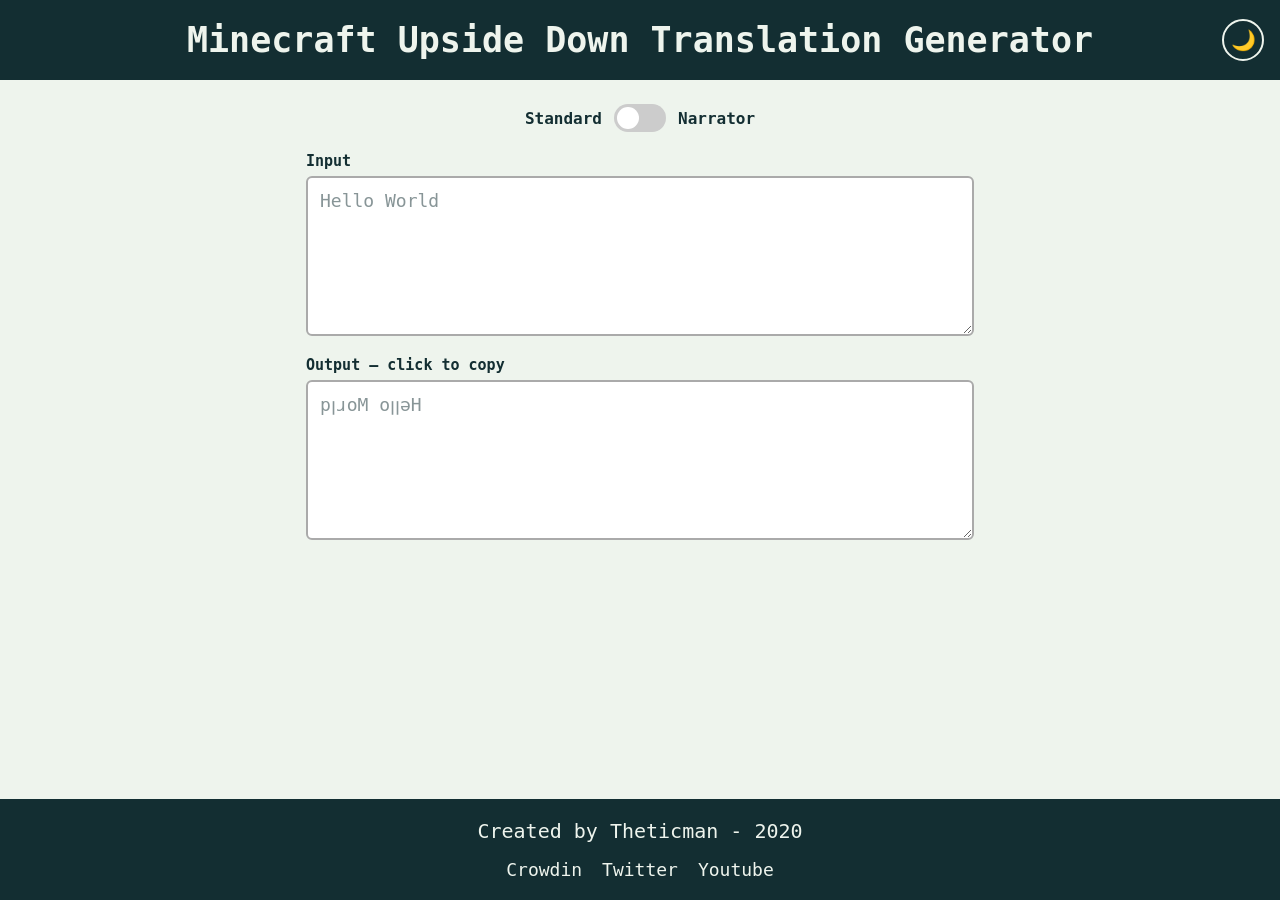
<file: index.html>
<!DOCTYPE html>
<html lang="en">
<head>
	<meta charset="utf-8">
	<meta name="viewport" content="width=device-width, initial-scale=1">
	<title>Minecraft Upside Down Generator</title>
	<link rel="stylesheet" href="css/style.css"/>
	<script>
		// Apply a saved theme before first paint to avoid a flash.
		// No saved value means follow the system preference.
		(function () {
			var saved = localStorage.getItem("theme");
			if (saved === "dark" || saved === "light") {
				document.documentElement.setAttribute("data-theme", saved);
			}
		})();
	</script>
	<script src="js/script.js" defer></script>
</head>
<body>
	<header class="header">
		<h1 class="header__title">Minecraft Upside Down Translation Generator</h1>
		<button id="theme_toggle" class="theme-toggle" type="button" aria-label="Toggle light or dark theme">🌙</button>
	</header>

	<main class="main">
		<div class="mode-toggle">
			<span class="mode-toggle__label">Standard</span>
			<label class="switch">
				<input type="checkbox" id="mode_switch">
				<span class="switch__slider"></span>
			</label>
			<span class="mode-toggle__label">Narrator</span>
		</div>

		<label class="field">
			<span class="field__label">Input</span>
			<textarea id="input_text" class="text_box" placeholder="Hello World"></textarea>
		</label>

		<label class="field">
			<span class="field__label">Output — click to copy</span>
			<textarea id="upside_down_text" class="text_box text_box--output" placeholder="pꞁɹoM oꞁꞁǝH" readonly></textarea>
		</label>
		<span id="tooltip" class="tooltip">Copied!</span>
	</main>

	<footer class="footer">
		<p class="footer__info">Created by Theticman - 2020</p>
		<nav class="footer__contacts">
			<a class="footer__contact" href="https://crowdin.com/profile/theticman" target="_blank" rel="noopener">Crowdin</a>
			<a class="footer__contact" href="https://twitter.com/Theticman30" target="_blank" rel="noopener">Twitter</a>
			<a class="footer__contact" href="https://www.youtube.com/channel/UCdM-8IQn2ysUZoFq8TFR4fQ?view_as=subscriber" target="_blank" rel="noopener">Youtube</a>
		</nav>
	</footer>
</body>
</html>
</file>
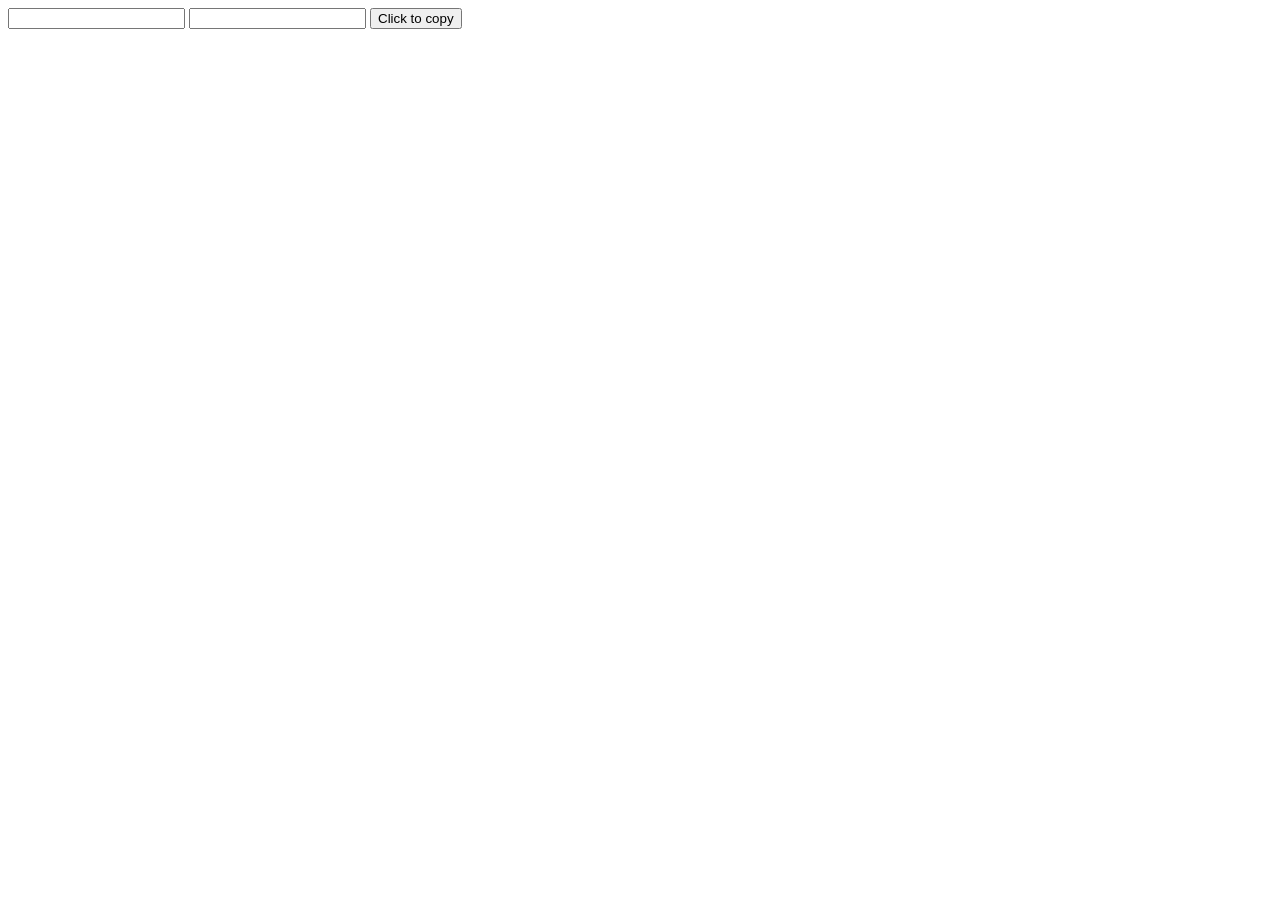
<file: test.html>
<!DOCTYPE html>
<html>
<head>
	<title>Translation Generator</title>
	<script type="text/javascript">
		function copy() {
			var user_name = document.getElementById('user_name').value;
			var final = document.getElementById('final').value = user_name;
		}
	</script>

</head>
<body>
	<input type="text" id="user_name"/>
	<input type="text" id="final"/>
	<button onclick="copy()">Click to copy</button>
</body>
</html>
</file>
<file: css/style.css>
/* ------------------------------------------------------------------ *
 * Theme                                                                *
 * One font for the whole page; colours come from semantic variables   *
 * so light/dark only swap the values below.                           *
 * ------------------------------------------------------------------ */
:root {
    --font: monospace;
    --accent: rgb(83, 162, 190);
    --focus: rgb(255, 200, 87);
    --success: limegreen;
    --radius: 6px;

    /* Light palette (default) */
    --bg: rgb(238, 244, 237);
    --text: rgb(19, 46, 50);
    --surface: #ffffff;
    --surface-text: rgb(19, 46, 50);
    --bar-bg: rgb(19, 46, 50);
    --bar-text: rgb(238, 244, 237);
    --border: #aaa;
    --switch-off: #ccc;
}

/* Dark palette — applied explicitly via the toggle... */
:root[data-theme="dark"] {
    --bg: rgb(15, 23, 25);
    --text: rgb(238, 244, 237);
    --surface: rgb(28, 46, 50);
    --surface-text: rgb(238, 244, 237);
    --bar-bg: rgb(10, 18, 20);
    --bar-text: rgb(238, 244, 237);
    --border: rgb(70, 90, 95);
    --switch-off: rgb(70, 90, 95);
}

/* ...or by following the system when no choice has been made. */
@media (prefers-color-scheme: dark) {
    :root:not([data-theme]) {
        --bg: rgb(15, 23, 25);
        --text: rgb(238, 244, 237);
        --surface: rgb(28, 46, 50);
        --surface-text: rgb(238, 244, 237);
        --bar-bg: rgb(10, 18, 20);
        --bar-text: rgb(238, 244, 237);
        --border: rgb(70, 90, 95);
        --switch-off: rgb(70, 90, 95);
    }
}

* {
    margin: 0;
    padding: 0;
    box-sizing: border-box;
    font-family: var(--font);
}

body {
    min-height: 100vh;
    display: flex;
    flex-direction: column;
    background-color: var(--bg);
    color: var(--text);
}

/* ------------------------------------------------------------------ *
 * Header & footer                                                      *
 * ------------------------------------------------------------------ */
.header {
    position: relative;
    background-color: var(--bar-bg);
    color: var(--bar-text);
    text-align: center;
    padding: 20px 64px;
}

.header__title {
    font-size: clamp(22px, 4vw, 35px);
}

.theme-toggle {
    position: absolute;
    top: 50%;
    right: 16px;
    transform: translateY(-50%);
    background: transparent;
    border: 2px solid var(--bar-text);
    border-radius: 50%;
    color: var(--bar-text);
    width: 42px;
    height: 42px;
    font-size: 20px;
    line-height: 1;
    cursor: pointer;
    transition: background-color .2s, transform .2s;
}

.theme-toggle:hover {
    background-color: rgba(255, 255, 255, 0.12);
}

.theme-toggle:active {
    transform: translateY(-50%) scale(0.92);
}

.footer {
    background-color: var(--bar-bg);
    color: var(--bar-text);
    text-align: center;
    padding: 20px;
    margin-top: auto;
}

.footer__info {
    font-size: 20px;
}

.footer__contacts {
    margin-top: 16px;
    display: flex;
    justify-content: center;
    flex-wrap: wrap;
    gap: 8px 20px;
}

.footer__contact {
    color: var(--bar-text);
    text-decoration: none;
    font-size: 18px;
    transition: color .2s;
}

.footer__contact:hover {
    text-decoration: underline;
}

/* ------------------------------------------------------------------ *
 * Main layout — single responsive column                              *
 * ------------------------------------------------------------------ */
.main {
    width: 100%;
    max-width: 700px;
    margin: 0 auto;
    padding: 24px 16px;
    display: flex;
    flex-direction: column;
    gap: 20px;
}

.field {
    display: flex;
    flex-direction: column;
    gap: 6px;
}

.field__label {
    font-size: 15px;
    font-weight: bold;
}

.text_box {
    width: 100%;
    min-height: 160px;
    border: 2px solid var(--border);
    border-radius: var(--radius);
    outline: none;
    padding: 12px;
    font-size: 18px;
    background-color: var(--surface);
    color: var(--surface-text);
    resize: vertical;
    transition: border-color .2s, box-shadow .2s;
}

.text_box::placeholder {
    color: var(--surface-text);
    opacity: 0.5;
}

.text_box:hover {
    border-color: var(--accent);
    box-shadow: 0 0 8px 0 var(--accent);
}

.text_box:focus {
    border-color: var(--focus);
    box-shadow: 0 0 8px 0 var(--focus);
}

.text_box--output {
    cursor: pointer;
}

.text_box--output:focus {
    border-color: var(--success);
    box-shadow: 0 0 8px 0 var(--success);
}

/* ------------------------------------------------------------------ *
 * Mode toggle switch (Standard / Narrator)                            *
 * ------------------------------------------------------------------ */
.mode-toggle {
    display: flex;
    align-items: center;
    justify-content: center;
    gap: 12px;
}

.mode-toggle__label {
    font-size: 16px;
    font-weight: bold;
}

.switch {
    position: relative;
    display: inline-block;
    width: 52px;
    height: 28px;
    flex-shrink: 0;
}

.switch input {
    position: absolute;
    opacity: 0;
    width: 0;
    height: 0;
}

.switch__slider {
    position: absolute;
    inset: 0;
    background-color: var(--switch-off);
    border-radius: 999px;
    cursor: pointer;
    transition: background-color .3s;
}

.switch__slider::before {
    content: "";
    position: absolute;
    height: 22px;
    width: 22px;
    left: 3px;
    top: 3px;
    background-color: #fff;
    border-radius: 50%;
    transition: transform .3s;
}

.switch input:checked + .switch__slider {
    background-color: var(--accent);
}

.switch input:checked + .switch__slider::before {
    transform: translateX(24px);
}

.switch input:focus-visible + .switch__slider {
    box-shadow: 0 0 0 3px var(--focus);
}

/* ------------------------------------------------------------------ *
 * Copy tooltip                                                         *
 * ------------------------------------------------------------------ */
.tooltip {
    align-self: center;
    font-size: 16px;
    color: var(--bar-text);
    padding: .6rem 1rem;
    border-radius: .3rem;
    background-color: var(--bar-bg);
    opacity: 0;
    transform: scale(0);
    transition: opacity .2s, transform .2s;
}

.tooltip--visible {
    opacity: 1;
    transform: scale(1);
}

/* ------------------------------------------------------------------ *
 * Small screens                                                        *
 * ------------------------------------------------------------------ */
@media (max-width: 480px) {
    .header {
        padding: 18px 56px;
    }

    .main {
        padding: 16px 12px;
    }

    .text_box {
        min-height: 130px;
        font-size: 16px;
    }
}
</file>
